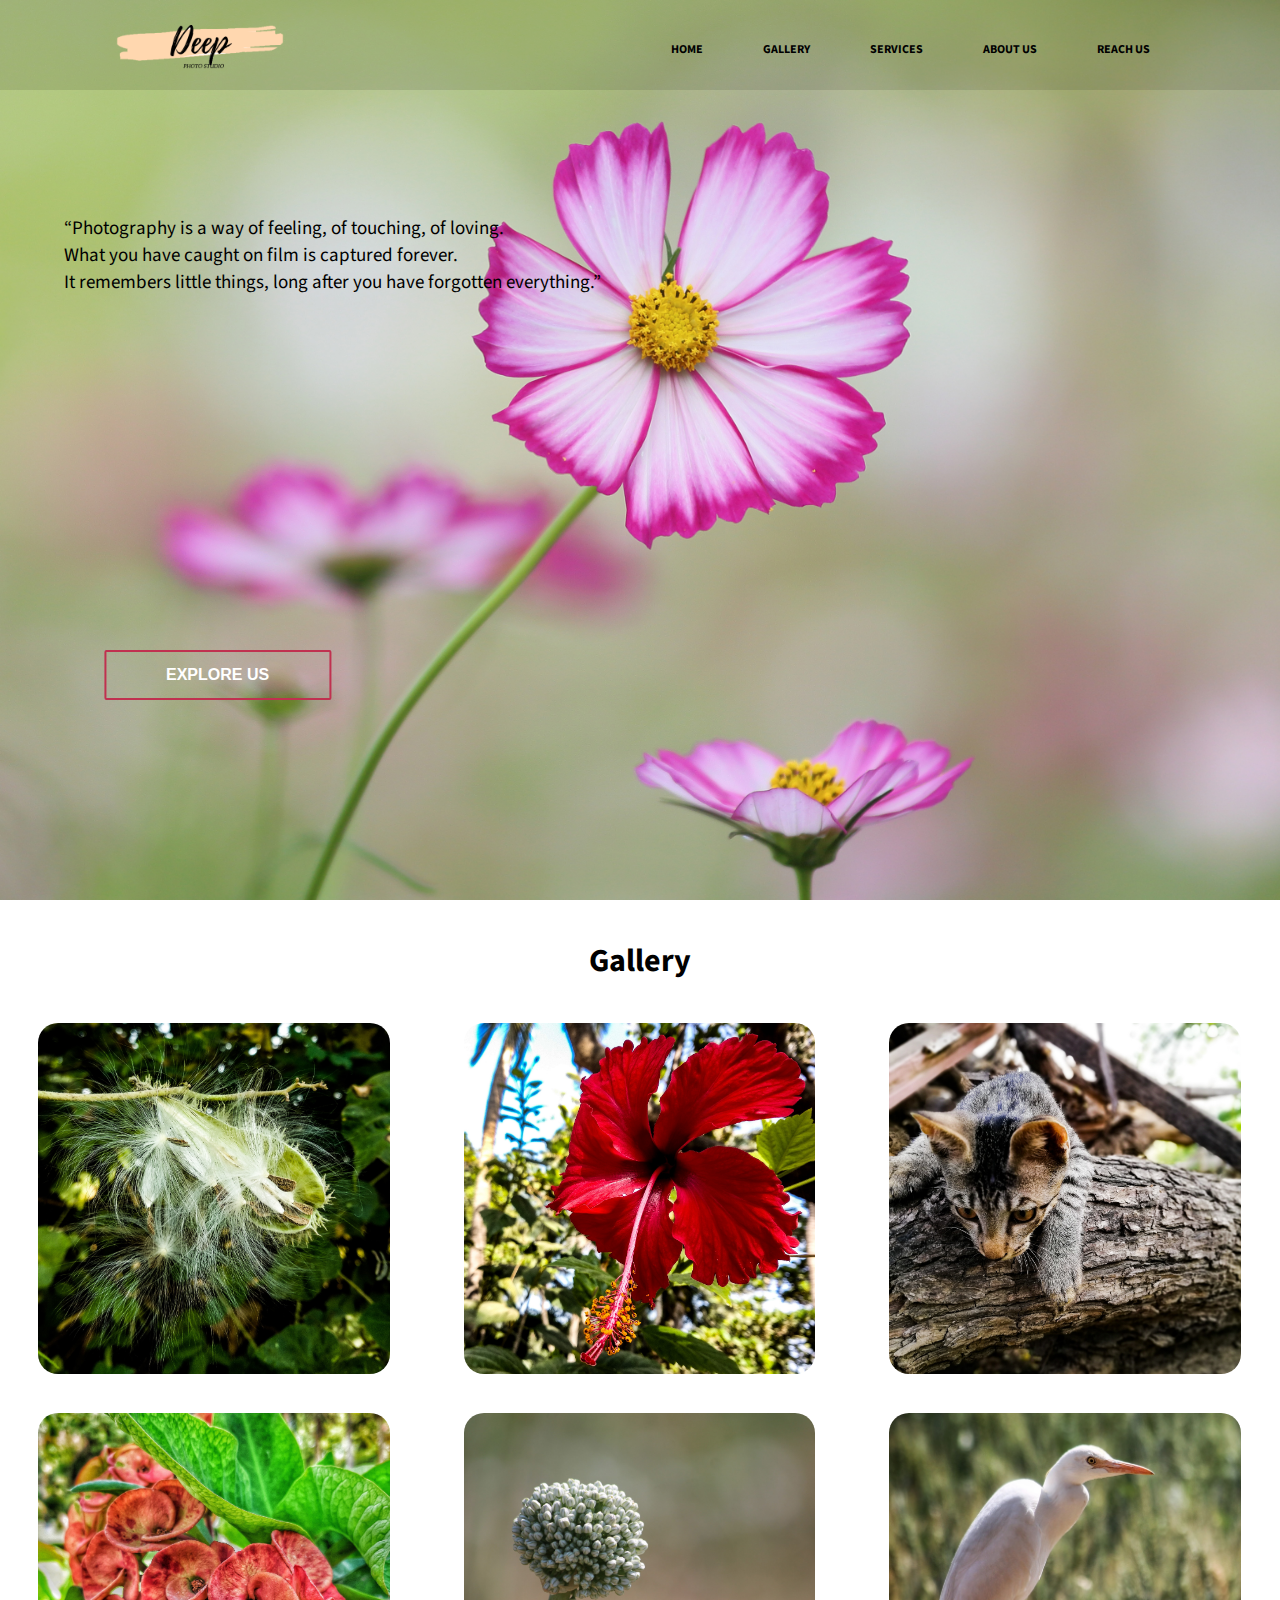
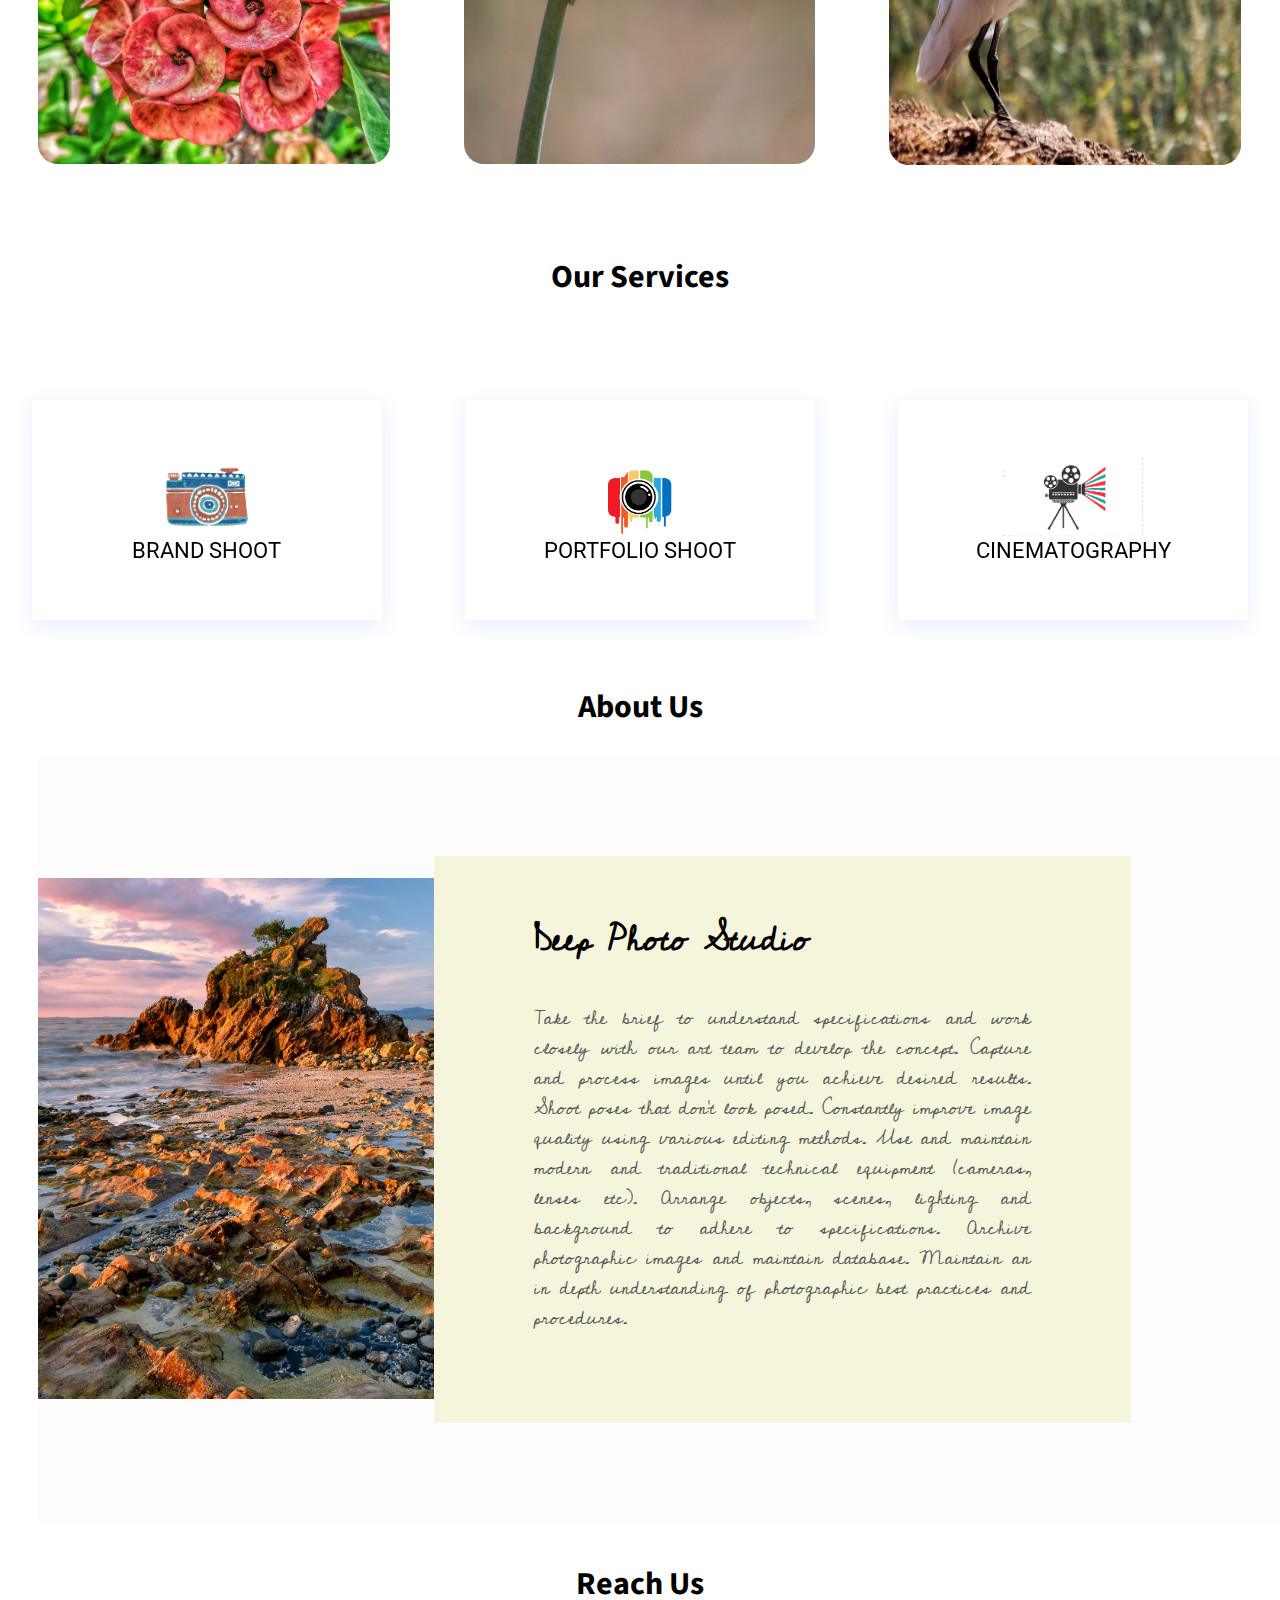
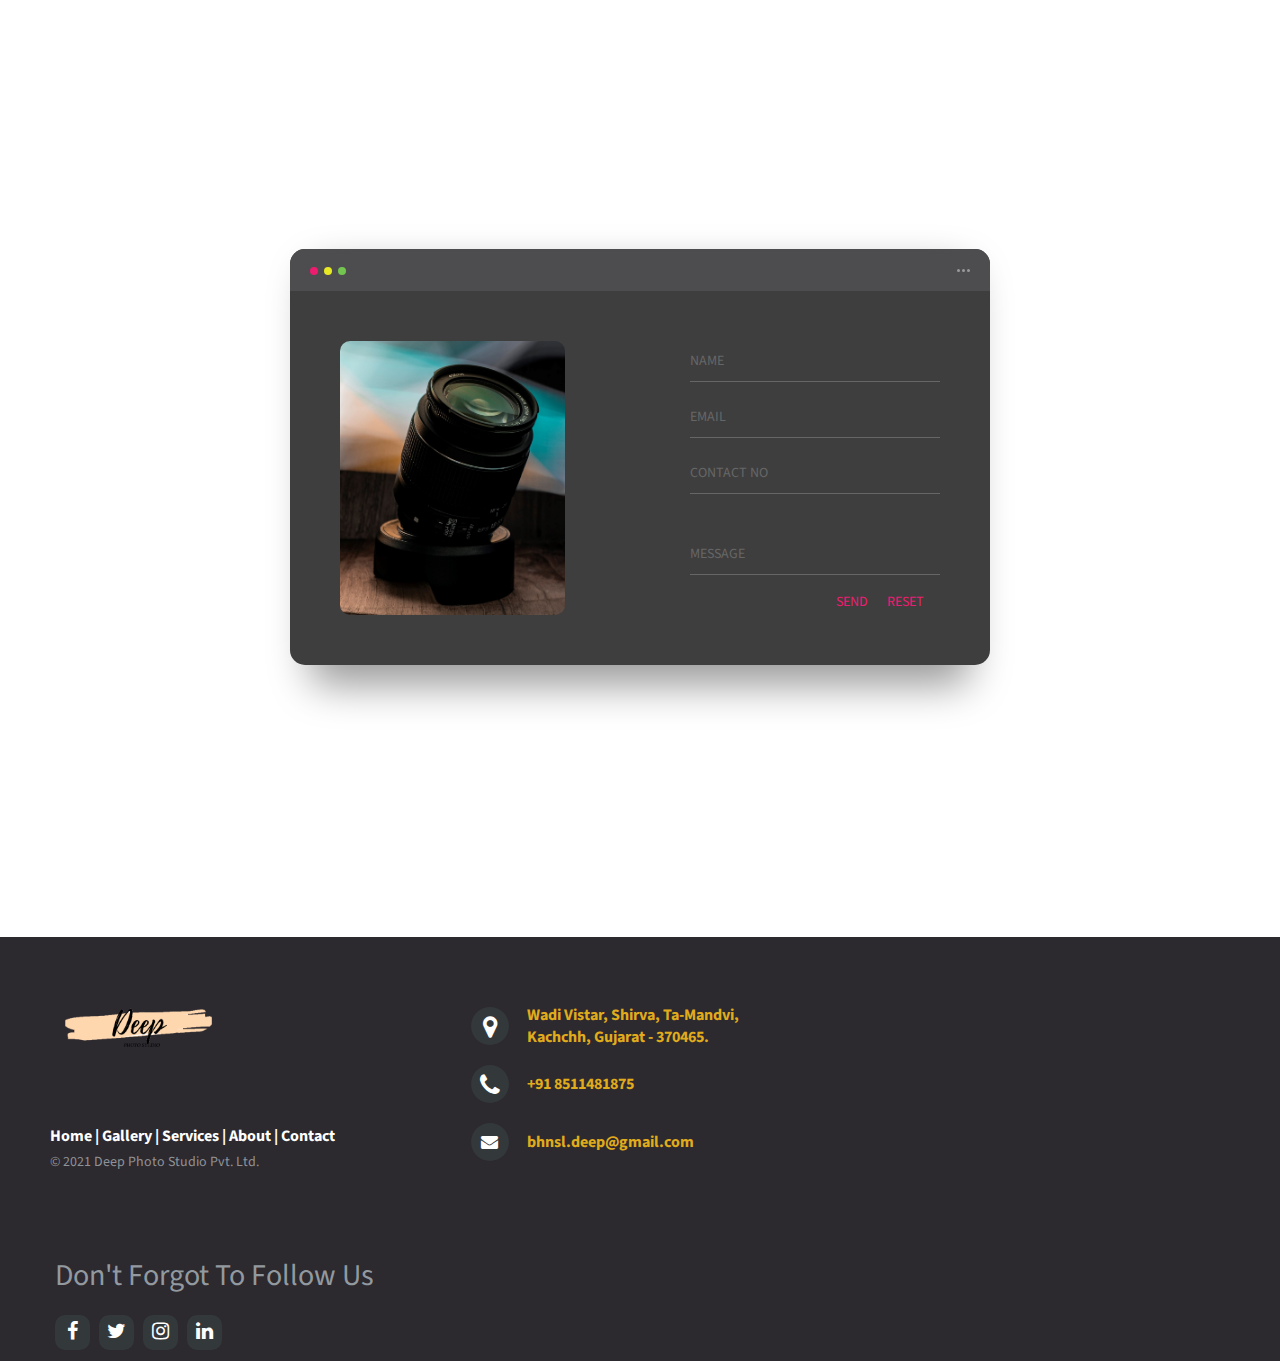
<file: index.html>
<!doctype html>
<html>
<head>
    <meta name="viewport" content="with-device-width, initial-scale=1.0">
    <title>Deep Photo Studio</title>
    <link rel="stylesheet" href="CSS/style.css">
    <link rel="preconnect" href="https://fonts.gstatic.com">
    <link href="https://fonts.googleapis.com/css2?family=Roboto:ital,wght@1,300;1,400&display=swap" rel="stylesheet">
    <link href="https://fonts.googleapis.com/css2?family=Source+Sans+Pro:ital,wght@0,300;1,200;1,300;1,400;1,700&display=swap" rel="stylesheet">
    <link href="https://fonts.googleapis.com/css2?family=Cedarville+Cursive&display=swap" rel="stylesheet">
    <link href="https://fonts.googleapis.com/css2?family=Caveat:wght@695&display=swap" rel="stylesheet">
    <link rel="icon" href="Photos/logo.ico" sizes="any">
    <link rel="stylesheet" href="https://cdnjs.cloudflare.com/ajax/libs/font-awesome/4.0.3/css/font-awesome.css">
<body>
<section id="home" class="whole">
    <nav>
        <div class="logo">
            <img src="Photos/logo.png">
        </div>
            <ul>
                <li><a href="#home">Home</a></li>
                <li><a href="#gallery">Gallery</a></li>
                <li><a href="#service">Services</a></li>
                <li><a href="#about">About Us</a></li>
                <li><a href="#contact">Reach Us</a></li>
            </ul>
    </nav>
    <div class="text">
        <p>“Photography is a way of feeling, of touching, of loving.<br> What you have caught on film is captured forever.<br>It remembers little things, long after you have forgotten everything.”</p>
    </div>
    <div class="but">
        <a href="#gallery" class="btn btn1">Explore Us</a>
    </div>
</section>
<section id="gallery" class="gallery">
        <h2>Gallery</h2>
    <div class="container">
        <div class="wrapper">
            <img src="Photos/10.jpg" class="inner-img">
            <img src="Photos/22.jpg" class="inner-img">
            <img src="Photos/13.jpg" class="inner-img">
        </div>
    </div>
    <div class="container2">
        <div class="wrapper2">
            <img src="Photos/2.jpeg" class="inner-img2">
            <img src="Photos/4.JPG" class="inner-img2">
            <img src="Photos/23.jpeg" class="inner-img2">
        </div>
    </div>
</section>
<section id="service" class="services">
    <h3>Our Services</h3>
        <div class="wrappe">
            <div class="box">
                <div class="front-face">
                    <div class="icon">
                        <img class="img" src="CSS/wp.png">
                    </div>
                        <span>Brand Shoot</span>
                </div>
                    <div class="back-face">
                        <span>Brand Shoot</span>
                            <p>
                                “A brand photoshoot is a photoshoot that's centered around your brand. You could have probably guessed that, but it isn't quite as simple as that. It requires a much deeper dive. A brand photoshoot is a pre-planned photoshoot where we're determining the purpose of the images.”
                            </p>
                    </div>
            </div>
                <div class="box">
                    <div class="front-face">
                        <div class="icon">
                            <img class="img1" src="CSS/pp.png">
                        </div>
                                <span>Portfolio Shoot</span>
                    </div>
                        <div class="back-face">
                            <span>Portfolio Shoot</span>
                                <p>
                                    "As an aspiring model/actor, a modeling portfolio shoot is the best platform to kick start your career with. A good portfolio is your first step into the modeling or acting industry. It's like a degree which showcases your looks and talent at a glance."
                                </p>
                        </div>
                </div>
                    <div class="box">
                        <div class="front-face">
                            <div class="icon">
                                <img class="img2" src="CSS/ci.png">
                            </div>
                                <span>Cinematography</span>
                        </div>
                            <div class="back-face">
                                <span>Cinematography</span>
                                    <p>
                                        "Eventually, I think cinematography for every culture is a way to explore different stories, different ways of delivering a story."
                                    </p>
                            </div>
                    </div>
        </div>
</section>
<section id="about" class="about">
    <div class="etx">
        <h1>About Us</h1>
    </div>
    <div class="about-section">
        <div class="inner-container">
            <h1>Deep Photo Studio</h1>
            <p class="ttextt">
                Take the brief to understand specifications and work closely with our art team to develop the concept. Capture and process images until you achieve desired results. Shoot poses that don’t look posed. Constantly improve image quality using various editing methods. Use and maintain modern and traditional technical equipment (cameras, lenses etc). Arrange objects, scenes, lighting and background to adhere to specifications. Archive photographic images and maintain database. Maintain an in depth understanding of photographic best practices and procedures.
            </p>
        </div>
    </div>
 </section>
<section class="contact" id="contact">
    <h2>Reach Us</h2>
<div class="background">
  <div class="containerr">
    <div class="screen">
      <div class="screen-header">
        <div class="screen-header-left">
          <div class="screen-header-button close"></div>
          <div class="screen-header-button maximize"></div>
          <div class="screen-header-button minimize"></div>
        </div>
        <div class="screen-header-right">
          <div class="screen-header-ellipsis"></div>
          <div class="screen-header-ellipsis"></div>
          <div class="screen-header-ellipsis"></div>
        </div>
      </div>
      <div class="screen-body">
        <div class="screen-body-item left">
          <div class="app-title">
            <img src="CSS/abt.jpg">
          </div>
        </div>
        <div class="screen-body-item">
          <div class="app-form">
            <form action="connect.php" method="post">
                                <div class="app-form-group">
                                    <input type="text" class="app-form-control" placeholder="NAME" name="name">
                                </div>
                                    <div class="app-form-group">
                                        <input type="email" class="app-form-control" placeholder="EMAIL" name="email">
                                    </div>
                                        <div class="app-form-group">
                                            <input type="number" class="app-form-control" placeholder="CONTACT NO" name="number">
                                        </div>
                                            <div class="app-form-group message">
                                                <input type="text" class="app-form-control" placeholder="MESSAGE" name="msg">
                                            </div>
                                                <div class="app-form-group buttons">
                                                    <button type="submit" class="app-form-button" style='margin-right:16px'>SEND</button>
                                                    <button type="reset" class="app-form-button" style='margin-right:16px'>RESET</button>
                                                </div>
                            </form>
          </div>
        </div>
      </div>
    </div>
  </div>
</div>

</section>
<section>
    <footer class="footer-distributed">

			<div class="footer-left">
          <img src="Photos/logo.png">

				<p class="footer-links">
					<a href="#home">Home</a>
					|
					<a href="#gallery">Gallery</a>
					|
                    <a href="#service">Services</a>
					|
					<a href="#about">About</a>
					|
					<a href="#contact">Contact</a>
				</p>

				<p class="footer-company-name">© 2021 Deep Photo Studio Pvt. Ltd.</p>
			</div>

			<div class="footer-center">
				<div>
					<i class="fa fa-map-marker"></i>
					  <p><a href="http://maps.app.goo.gl/Dn3LSRJqBsdHVcvH9/" target="_blank">Wadi Vistar,
						 Shirva, Ta-Mandvi,<br>
                          Kachchh, Gujarat - 370465.</a></p>
				</div>

				<div>
					<i class="fa fa-phone"></i>
                    <p><a href="tel:+918511481875">+91 8511481875</a></p>
				</div>
				<div>
					<i class="fa fa-envelope"></i>
					<p><a href="mailto:bhnsl.deep@gmail.com">bhnsl.deep@gmail.com</a></p>
				</div>
			</div>
			<div class="footer-right">
				<p class="footer-company-about">
					<span>Don't Forgot To Follow Us</span>
				</p>
				<div class="footer-icons">
					<a href="http://www.facebook.com/deep.shethia/" target="_blank"><i class="fa fa-facebook"></i></a>
					<a href="https://twitter.com/shethia_deep/" target="_blank"><i class="fa fa-twitter"></i></a>
					<a href="https://www.instagram.com/deepshethia1" target="_blank"><i class="fa fa-instagram"></i></a>
					<a href="https://www.linkedin.com/in/deep-shethia-729b07142/" target="_blank"><i class="fa fa-linkedin"></i></a>
				</div>
			</div>
		</footer>
</section>
    
    
    
    
    
    
    
    
    
    
    
    
    
    
    
    
    
    
    
    
    
    
    
    
    
    
    
    
    
    
    
    
    
    
    
    
    
    
    
    
    
    
    
    
    
    
    
    
    
    
    
    
    
    
    
    
    
    
    
    
    
    
    
    
    
    
    
    </body>
</html>
</file>
<file: CSS/style.css>
*{
    margin: 0;
    padding: 0;
    scroll-behavior: smooth;
    font-family: 'Source Sans Pro', sans-serif;
}
.whole{
    min-height: 100vh;
    width: 100%;
    background-image: url(bg.jpg);
    background-position: center;
    background-size: cover;
    position: relative;
}
nav{
    position: relative;
    top: 0;
    width: 100%;
    height: 90px;
    padding: 10px 100px;
    box-sizing: border-box;
    background: rgba(0,0,0,0.1);
}
nav .logo img{
    float: left;
    width: 200px;
    height: auto;
    margin-top: -65px;
}
nav ul{
    list-style: none;
    float: right;
    margin: 0;
    padding: 0;
    display: flex;
}

nav ul li a{
    line-height: 80px;
    color: black;
    padding: 12px 30px;
    text-decoration: none;
    text-transform: uppercase;
    font-size: 12px;
    font-weight: bold;
}

nav ul li a:hover{
    background: rgba(0,0,0,0.6);
    border-radius: 6px;
}

nav ul li a:active{
    background: hsla(0,100%,90%,0.6);
    color: black;
    border-radius: 6px;
}
.text{
    width: 90%;
    color: black;
    position: absolute;
    top: 30%;
    left: 50%;
    transform: translate(-50%,-50%);
    text-align: left;
}

.text p{
    margin: 10px 0 40px;
    font-size: 19px;
    color: black;
}

h2{
    margin-top: 3%;
    text-align: center;
    font-size: 32px;
}

h3{
    text-align: center;
    margin-top: 7%;
    font-size: 32px;
}


.wrapper{
    margin-top: 3%;
    margin-left: 3%;
    display: grid;
    grid-template-columns: repeat(3, 1fr);
    grid-gap: 35px;

}

.inner-img{
   width: 90%;
   height: auto;
   transition: 0.3s;  
   border-radius: 20px;
}

.inner-img:hover{
    transform: scale(1.1);
    cursor: pointer;
    box-shadow: 0 0 10px rgba(0, 0, 0, 0.8);
}

.wrapper2{
    margin-top: 3%;
    margin-left: 3%;
    display: grid;
    grid-template-columns: repeat(3, 1fr);
    grid-gap: 35px;

}

.inner-img2{
   width: 90%;
   height: auto;
   transition: 0.3s;  
   border-radius: 20px;
}

.inner-img2:hover{
    transform: scale(1.1);
    cursor: pointer;
    box-shadow: 0 0 10px rgba(0, 0, 0, 0.8);
}

.but{
    position: absolute;
    top: 75%;
    left: 17%;
    text-align: center;
    transform: translate(-50%, -50%);
}

.btn{
    position: relative;
    display: block;
    color: white;
    font-size: 1rem;
    font-family: "Segoe UI", Tahoma, Geneva, Verdana, sans-serif;
    font-weight: 600;
    text-decoration: none;
    margin: 30px 20px;
    border: 2px solid rgba(192, 49, 80);
    border-radius: 2px;
    padding: 14px 60px;
    text-transform: uppercase;
    overflow: hidden;
    transition: 1s all ease;
}

.btn:before{
    background: rgba(192, 49, 80);
    content: "";
    top: 50%;
    left: 50%;
    transform: translate(-50%, -50%);
    z-index: -1;
    transition: all 0.6s ease;
    position: absolute;
}

.btn1::before{
    width: 100%;
    height: 0;
}

.btn1:hover::before{
    height: 100%;
}


.services{
  height: 100%;
  width: 100%;
  text-align: center;
}

.wrappe{
  display: grid;
  margin-top: 100px;
  grid-gap: 20px;
  grid-template-columns: repeat(auto-fit, minmax(350px, 1fr));
}
@media (max-width: 700px) {
  .wrappe{
    margin: 200px auto;
  }
}
.wrappe .box{
  width: 350px;
  margin: 0 auto;
  position: relative;
  perspective: 1000px;
}
.wrappe .box .front-face{
  background: #fff;
  height: 220px;
  width: 100%;
  display: flex;
  flex-direction: column;
  justify-content: center;
  box-shadow: 0px 5px 20px 0px rgba(0, 81, 250, 0.1);
  transition: all 0.5s ease;
}
.box .front-face .icon{
  height: 80px;
}

.box .front-face .icon .img{
  margin-top: -32%;
  width: 170px;
  height: auto;
}

.box .front-face .icon .img1{
  margin-top: -20px;
  width: 170px;
  height: auto;
}

.box .front-face .icon .img2{
  width: 140px;
  height: auto;
}

.box .front-face span,
.box .back-face span{
  font-family: 'Roboto', sans-serif;
  font-size: 22px;
  font-weight: 400;
  text-transform: uppercase;
}
.box .front-face .icon .img, .img1, .img2
.box .front-face span{
  background: linear-gradient(-135deg, #c850c0, #4158d0);
  -webkit-background-clip: text;
  -webkit-text-fill-color: transparent;
}
.box .back-face{
  position: absolute;
  top: 0;
  left: 0;
  z-index: 1;
  height: 160px;
  width: 83%;
  padding: 30px;
  color: #fff;
  opacity: 0;
  transform-style: preserve-3d;
  backface-visibility: hidden;
  background: linear-gradient(to right, #eecda3, #ef629f);
  transform: translateY(110px) rotateX(-90deg);
  box-shadow: 0px 5px 20px 0px rgba(0, 81, 250, 0.1);
  transition: all 0.5s ease;
}
.box .back-face p{
  margin-top: 10px;
  text-align: justify;
}
.box:hover .back-face{
  opacity: 1;
  transform: rotateX(0deg);
}
.box:hover .front-face{
  opacity: 0;
  transform: translateY(-110px) rotateX(90deg);
}

.etx h1{
    text-align: center;
    font-size: 32px;
    margin-top: 5%;
}

 
.about-section{
    background: url(abttt.jpg) no-repeat left;
    background-size: 42%;
    margin-top: 2%;
    margin-left: 3%;
    background-color: #fdfdfd;
    overflow: hidden;
    padding: 100px 0;
}

.inner-container{
    width: 40%;
    float: right;
    margin-right: 12%;
    background-color: beige;
    padding-left: 100px;
    padding-right: 100px;
    padding-top: 50px;
    padding-bottom: 50px;
}

.inner-container h1{
    font-family: 'Cedarville Cursive', cursive;
    margin-bottom: 30px;
    font-size: 35px;
    font-weight: 900;
}

.ttextt{
    font-family: 'Cedarville Cursive', cursive;
    font-size: 19px;
    color: #545454;
    line-height: 30px;
    text-align: justify;
    margin-bottom: 40px;
}


@media screen and (max-width:1200px){
    .inner-container{
        padding: 80px;
    }
}

@media screen and (max-width:1000px){
    .about-section{
        background-size: 100%;
        padding: 100px 40px;
    }
    .inner-container{
        width: 100%;
    }
}

@media screen and (max-width:600px){
    .about-section{
        padding: 0;
    }
    .inner-container{
        padding: 60px;
    }
}    
    
    
.background {
  display: flex;
  height: 100vh;
}

.containerr {
  flex: 0 1 700px;
  margin: auto;
  padding: 10px;
}

.screen {
  position: relative;
  background: #3e3e3e;
  border-radius: 15px;
}

.screen:after {
  content: '';
  display: block;
  position: absolute;
  top: 0;
  left: 20px;
  right: 20px;
  bottom: 0;
  border-radius: 15px;
  box-shadow: 0 20px 40px rgba(0, 0, 0, .4);
  z-index: -1;
}

.screen-header {
  display: flex;
  align-items: center;
  padding: 10px 20px;
  background: #4d4d4f;
  border-top-left-radius: 15px;
  border-top-right-radius: 15px;
}

.screen-header-left {
  margin-right: auto;
}

.screen-header-button {
  display: inline-block;
  width: 8px;
  height: 8px;
  margin-right: 3px;
  border-radius: 8px;
  background: white;
}

.screen-header-button.close {
  background: #ed1c6f;
}

.screen-header-button.maximize {
  background: #e8e925;
}

.screen-header-button.minimize {
  background: #74c54f;
}

.screen-header-right {
  display: flex;
}

.screen-header-ellipsis {
  width: 3px;
  height: 3px;
  margin-left: 2px;
  border-radius: 8px;
  background: #999;
}

.screen-body {
  display: flex;
}

.screen-body-item {
  flex: 1;
  padding: 50px;
}

.screen-body-item.left {
  display: flex;
  flex-direction: column;
}

.app-title img{
    width: 90%;
    height: auto;
    border-radius: 10px;
}

.app-title {
  display: flex;
  flex-direction: column;
  position: relative;
  color: #ea1d6f;
  font-size: 26px;
}


.app-form-group {
  margin-bottom: 15px;
}

.app-form-group.message {
  margin-top: 40px;
}

.app-form-group.buttons {
  margin-bottom: 0;
  text-align: right;
}

.app-form-control {
  width: 100%;
  padding: 10px 0;
  background: none;
  border: none;
  border-bottom: 1px solid #666;
  color: #ddd;
  font-size: 14px;
  text-transform: uppercase;
  outline: none;
  transition: border-color .2s;
}

.app-form-control::placeholder {
  color: #666;
}

.app-form-control:focus {
  border-bottom-color: #ddd;
}

.app-form-button {
  background: none;
  border: none;
  color: #ea1d6f;
  font-size: 14px;
  cursor: pointer;
  outline: none;
}

.app-form-button:hover {
  color: #b9134f;
}


@media screen and (max-width: 520px) {
  .screen-body {
    flex-direction: column;
  }

  .screen-body-item.left {
    margin-bottom: 30px;
  }

  .app-title {
    flex-direction: row;
  }

  .app-title span {
    margin-right: 12px;
  }

  .app-title:after {
    display: none;
  }
}

@media screen and (max-width: 600px) {
  .screen-body {
    padding: 40px;
  }

  .screen-body-item {
    padding: 0;
  }
}


header{
	text-align: center;
	padding-top: 100px;
	margin-bottom:190px;
}

header h1{
	font: normal 32px/1.5 'Open Sans', sans-serif;
	color: #3F71AE;
	padding-bottom: 16px;
}

header h2{
	color: #F05283;
}

header span{
	color: #3F71EA;
}


/* The footer is fixed to the bottom of the page */

footer{
	position: fixed;
	bottom: 0;
}

@media (max-height:800px){
	footer { position: static; }
	header { padding-top:40px; }
}


.footer-distributed{
	background-color: #2c292f;
	box-sizing: border-box;
	width: 100%;
	text-align: left;
	font: bold 16px sans-serif;
	padding: 1px 50px 1px 50px;
	margin-top: 30px;
    position: relative;
}

.footer-distributed .footer-left,
.footer-distributed .footer-center,
.footer-distributed .footer-right{
	display: inline-block;
	vertical-align: top;
}

/* Footer left */

.footer-distributed .footer-left{
	width: 30%;
    margin-bottom: 2%;
}

.footer-distributed h3{
	color:  #ffffff;
	font: normal 36px 'Cookie', cursive;
	margin: 0;
}

/* The company logo */

.footer-distributed .footer-left img{
	width: 50%;
}

.footer-distributed h3 span{
	color:  #e0ac1c;
}

/* Footer links */

.footer-distributed .footer-links{
	color:  #ffffff;
	margin: 1px 0 1px;
}

.footer-distributed .footer-links a{
	display:inline-block;
	line-height: 1.8;
	text-decoration: none;
	color:  inherit;
}

.footer-distributed .footer-company-name{
	color:  #8f9296;
	font-size: 14px;
	font-weight: normal;
	margin: 0;
}

/* Footer Center */

.footer-distributed .footer-center{
	width: 35%;
    margin-top: 5%;
    margin-left: 4%;
}


.footer-distributed .footer-center i{
	background-color:  #33383b;
	color: #ffffff;
	font-size: 25px;
	width: 38px;
	height: 38px;
	border-radius: 50%;
	text-align: center;
	line-height: 42px;
	margin: 10px 15px;
	vertical-align: middle;
}

.footer-distributed .footer-center i.fa-envelope{
	font-size: 17px;
	line-height: 38px;
}

.footer-distributed .footer-center p{
	display: inline-block;
	color: #ffffff;
	vertical-align: middle;
	margin:0;
}

.footer-distributed .footer-center p span{
	display:block;
	font-weight: normal;
	font-size:14px;
	line-height:2;
}

.footer-distributed .footer-center p a{
	color:  #e0ac1c;
	text-decoration: none;;
}


/* Footer Right */

.footer-distributed .footer-right{
	width: 30%;
    margin-left: 5px;
    margin-top: 6%;
}

.footer-distributed .footer-company-about{
	line-height: 20px;
	color:  #92999f;
	font-size: 30px;
	font-weight: normal;
	margin: 0;
}


.footer-distributed .footer-icons{
	margin-top: 8%;
}

.footer-distributed .footer-icons a{
	display: inline-block;
	width: 35px;
	height: 35px;
	cursor: pointer;
	background-color:  #33383b;
	border-radius: 10px;

	font-size: 20px;
	color: #ffffff;
	text-align: center;
	line-height: 35px;

	margin-right: 6px;
	margin-bottom: 10px;
}

@media (max-width: 880px) {

	.footer-distributed .footer-left,
	.footer-distributed .footer-center,
	.footer-distributed .footer-right{
		display: block;
		width: 100%;
		margin-bottom: 40px;
		text-align: center;
	}

	.footer-distributed .footer-center i{
		margin-left: 0;
	}

}
</file>
